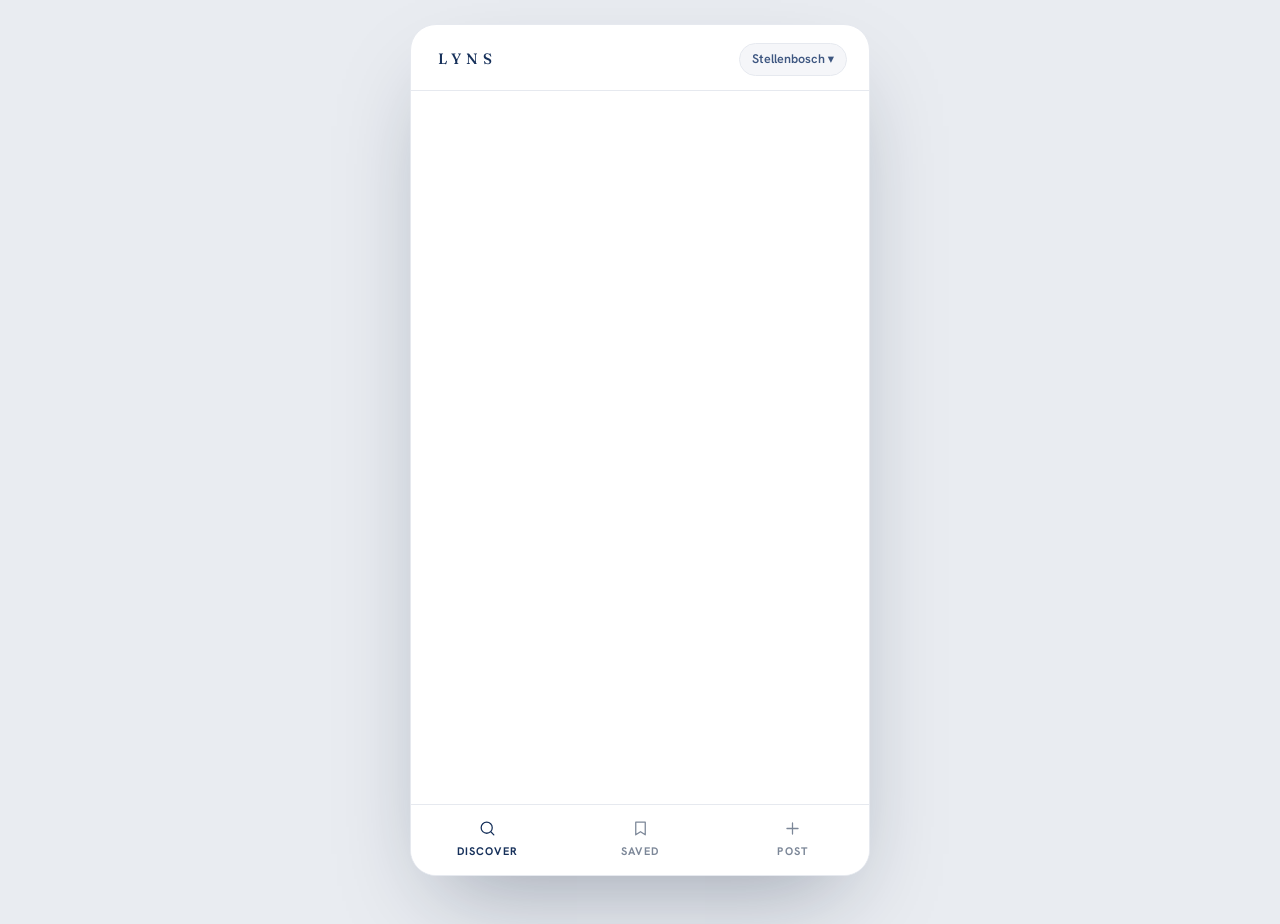
<file: index.html>
<!doctype html>
<html lang="en">
<head>
<meta charset="utf-8">
<meta name="viewport" content="width=device-width, initial-scale=1, maximum-scale=1, user-scalable=no, viewport-fit=cover">
<title>LYNS — what do you want to do?</title>
<meta name="description" content="Discover events and things to do around Stellenbosch. One calm place, no account needed.">
<link rel="manifest" href="/manifest.webmanifest">
<meta name="theme-color" content="#12233B">
<link rel="icon" href="/icons/favicon-32.png" sizes="32x32">
<link rel="apple-touch-icon" href="/icons/apple-touch-icon.png">
<meta name="apple-mobile-web-app-capable" content="yes">
<meta name="mobile-web-app-capable" content="yes">
<meta name="apple-mobile-web-app-status-bar-style" content="default">
<meta name="apple-mobile-web-app-title" content="LYNS">
<link rel="preconnect" href="https://fonts.googleapis.com">
<link rel="preconnect" href="https://fonts.gstatic.com" crossorigin>
<link rel="stylesheet" href="https://fonts.googleapis.com/css2?family=Fraunces:ital,opsz,wght@0,9..144,300..600;1,9..144,300..500&family=Hanken+Grotesk:wght@400;500;600;700&family=Instrument+Serif:ital@0;1&display=swap">
<link rel="stylesheet" href="/assets/styles.css">
</head>
<body>
<div class="app">
  <header class="topbar">
    <a class="brand" href="/">LYNS</a>
    <button class="loc" id="loc" type="button">Stellenbosch &#9662;</button>
  </header>

  <main class="scroll" id="view" aria-live="polite"></main>

  <nav class="tabbar" aria-label="Sections">
    <button class="tab active" data-tab="discover" type="button">
      <svg viewBox="0 0 24 24" fill="none" stroke="currentColor" stroke-width="1.6" stroke-linecap="round" stroke-linejoin="round"><circle cx="11" cy="11" r="7"/><path d="M20 20l-3.5-3.5"/></svg>
      Discover
    </button>
    <button class="tab" data-tab="saved" type="button">
      <svg viewBox="0 0 24 24" fill="none" stroke="currentColor" stroke-width="1.6" stroke-linecap="round" stroke-linejoin="round"><path d="M6 4h12v16l-6-4-6 4z"/></svg>
      Saved
    </button>
    <button class="tab" data-tab="post" type="button">
      <svg viewBox="0 0 24 24" fill="none" stroke="currentColor" stroke-width="1.6" stroke-linecap="round" stroke-linejoin="round"><path d="M12 5v14M5 12h14"/></svg>
      Post
    </button>
  </nav>
</div>
<div class="toast" id="toast" role="status"></div>

<script type="module" src="/assets/discover.js"></script>
<script src="/assets/pwa.js"></script>
</body>
</html>
</file>
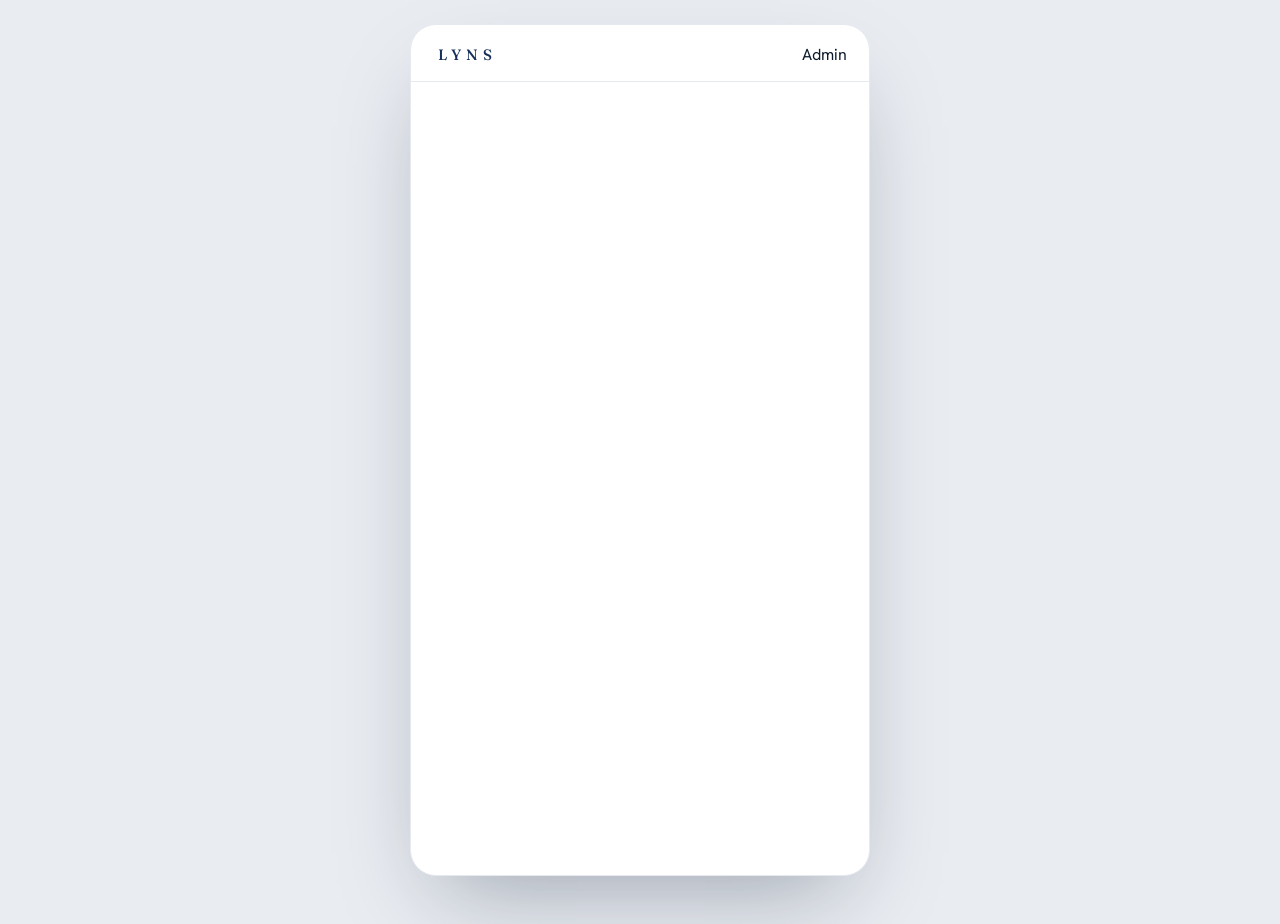
<file: admin.html>
<!doctype html>
<html lang="en">
<head>
<meta charset="utf-8">
<meta name="viewport" content="width=device-width, initial-scale=1, maximum-scale=1, user-scalable=no, viewport-fit=cover">
<title>LYNS admin</title>
<meta name="robots" content="noindex">
<meta name="theme-color" content="#12233B">
<link rel="icon" href="/icons/favicon-32.png" sizes="32x32">
<link rel="apple-touch-icon" href="/icons/apple-touch-icon.png">
<link rel="preconnect" href="https://fonts.googleapis.com">
<link rel="preconnect" href="https://fonts.gstatic.com" crossorigin>
<link rel="stylesheet" href="https://fonts.googleapis.com/css2?family=Fraunces:ital,opsz,wght@0,9..144,300..600;1,9..144,300..500&family=Hanken+Grotesk:wght@400;500;600;700&family=Instrument+Serif:ital@0;1&display=swap">
<link rel="stylesheet" href="/assets/styles.css">
</head>
<body>
<div class="app">
  <header class="topbar">
    <a class="brand" href="/">LYNS</a>
    <span class="mini-link">Admin</span>
  </header>
  <main class="scroll" id="view" aria-live="polite"></main>
  <nav class="tabbar" id="adminNav" aria-label="Admin sections" hidden>
    <button class="tab active" data-section="queue" type="button">
      <svg viewBox="0 0 24 24" fill="none" stroke="currentColor" stroke-width="1.6" stroke-linecap="round" stroke-linejoin="round"><path d="M4 6h16M4 12h16M4 18h10"/></svg>
      Queue
    </button>
    <button class="tab" data-section="live" type="button">
      <svg viewBox="0 0 24 24" fill="none" stroke="currentColor" stroke-width="1.6" stroke-linecap="round" stroke-linejoin="round"><circle cx="12" cy="12" r="8"/><path d="M12 8v4l3 2"/></svg>
      Live
    </button>
    <button class="tab" data-section="add" type="button">
      <svg viewBox="0 0 24 24" fill="none" stroke="currentColor" stroke-width="1.6" stroke-linecap="round" stroke-linejoin="round"><path d="M12 5v14M5 12h14"/></svg>
      Add
    </button>
  </nav>
</div>
<div class="toast" id="toast" role="status"></div>
<script type="module" src="/assets/admin.js"></script>
<script src="/assets/pwa.js"></script>
</body>
</html>
</file>
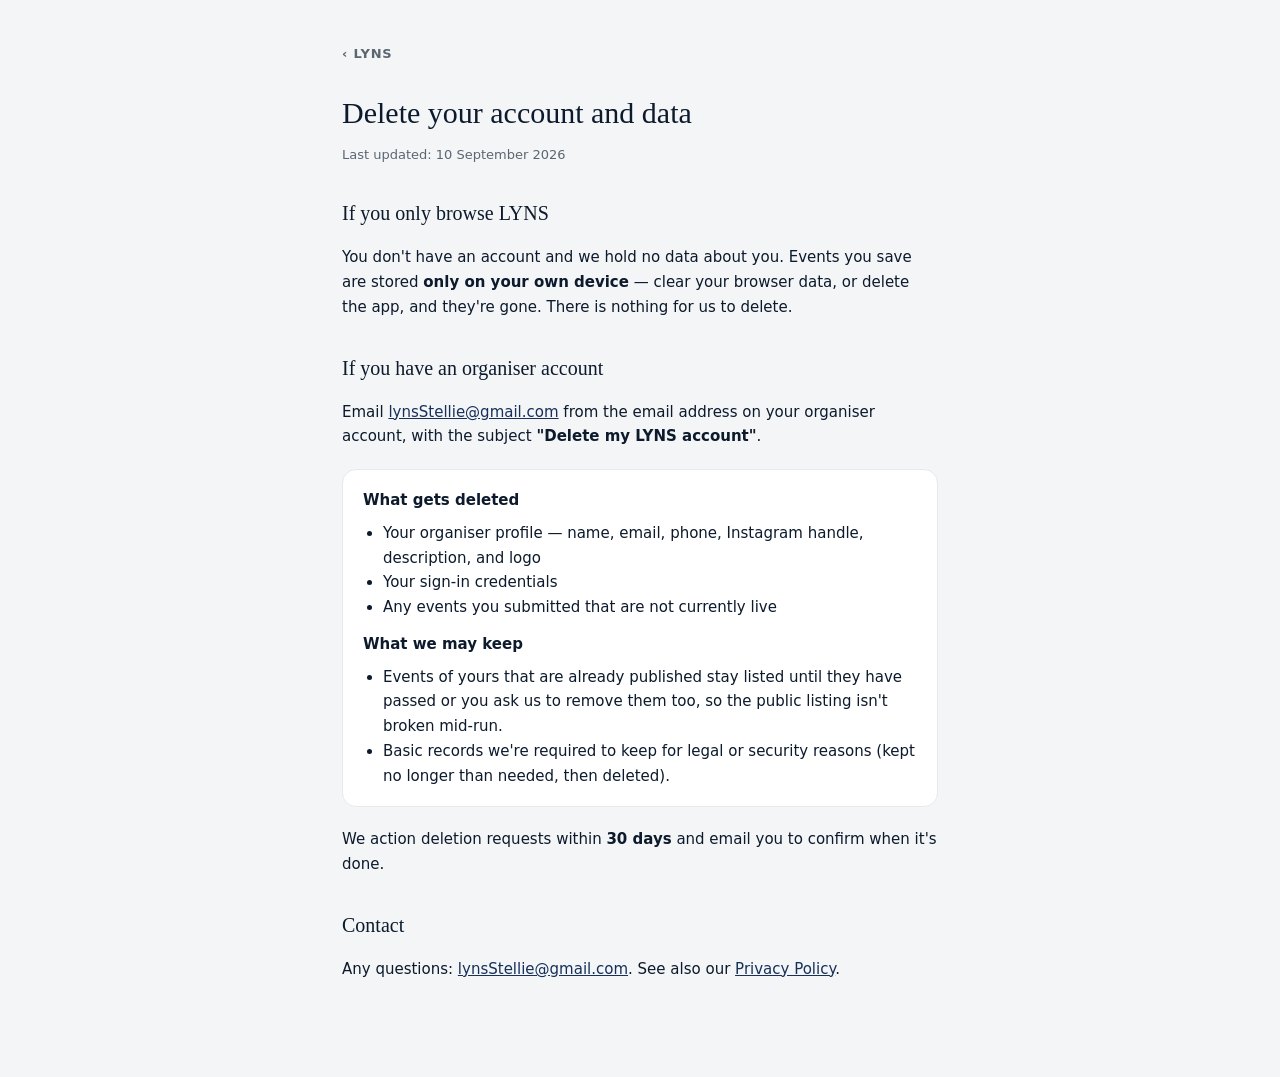
<file: delete-account.html>
<!doctype html>
<html lang="en">
<head>
<meta charset="utf-8">
<meta name="viewport" content="width=device-width, initial-scale=1">
<title>LYNS — Delete your account</title>
<meta name="theme-color" content="#12233B">
<link rel="icon" href="/icons/favicon-32.png" sizes="32x32">
<style>
  :root{color-scheme:light dark;
    --bg:#F4F5F7;--card:#fff;--ink:#0C1A2C;--muted:#5A6672;--line:#E6E9EF;--navy:#16305A}
  @media (prefers-color-scheme:dark){:root{
    --bg:#060B14;--card:#0C1726;--ink:#EEF2F8;--muted:#8DA3C4;--line:#20324C;--navy:#AFC4E4}}
  *{box-sizing:border-box}
  body{margin:0;background:var(--bg);color:var(--ink);line-height:1.65;
    font-family:system-ui,-apple-system,Segoe UI,Roboto,sans-serif}
  main{max-width:640px;margin:0 auto;padding:40px 22px 80px}
  h1{font-family:Georgia,"Times New Roman",serif;font-weight:400;font-size:30px;margin:0 0 6px}
  .updated{color:var(--muted);font-size:13px;margin-bottom:32px}
  h2{font-family:Georgia,serif;font-weight:400;font-size:20px;margin:32px 0 8px}
  p,li{font-size:15px;color:var(--ink)}
  ul{padding-left:20px}
  a{color:var(--navy)}
  strong{font-weight:600}
  .back{display:inline-block;margin-bottom:24px;font-size:13px;font-weight:700;
    letter-spacing:.06em;text-transform:uppercase;color:var(--muted);text-decoration:none}
  .box{background:var(--card);border:1px solid var(--line);border-radius:14px;padding:18px 20px;margin:20px 0}
</style>
</head>
<body>
<main>
  <a class="back" href="/">&lsaquo; LYNS</a>
  <h1>Delete your account and data</h1>
  <div class="updated">Last updated: 10 September 2026</div>

  <h2>If you only browse LYNS</h2>
  <p>You don't have an account and we hold no data about you. Events you save are
  stored <strong>only on your own device</strong> — clear your browser data, or delete the
  app, and they're gone. There is nothing for us to delete.</p>

  <h2>If you have an organiser account</h2>
  <p>Email <a href="mailto:lynsStellie@gmail.com?subject=Delete%20my%20LYNS%20account">lynsStellie@gmail.com</a>
  from the email address on your organiser account, with the subject
  <strong>"Delete my LYNS account"</strong>.</p>

  <div class="box">
    <p style="margin:0"><strong>What gets deleted</strong></p>
    <ul style="margin:8px 0 0">
      <li>Your organiser profile — name, email, phone, Instagram handle, description, and logo</li>
      <li>Your sign-in credentials</li>
      <li>Any events you submitted that are not currently live</li>
    </ul>
    <p style="margin:12px 0 0"><strong>What we may keep</strong></p>
    <ul style="margin:8px 0 0">
      <li>Events of yours that are already published stay listed until they have passed
      or you ask us to remove them too, so the public listing isn't broken mid-run.</li>
      <li>Basic records we're required to keep for legal or security reasons (kept no
      longer than needed, then deleted).</li>
    </ul>
  </div>

  <p>We action deletion requests within <strong>30 days</strong> and email you to confirm when it's done.</p>

  <h2>Contact</h2>
  <p>Any questions: <a href="mailto:lynsStellie@gmail.com">lynsStellie@gmail.com</a>.
  See also our <a href="/privacy">Privacy Policy</a>.</p>
</main>
</body>
</html>
</file>
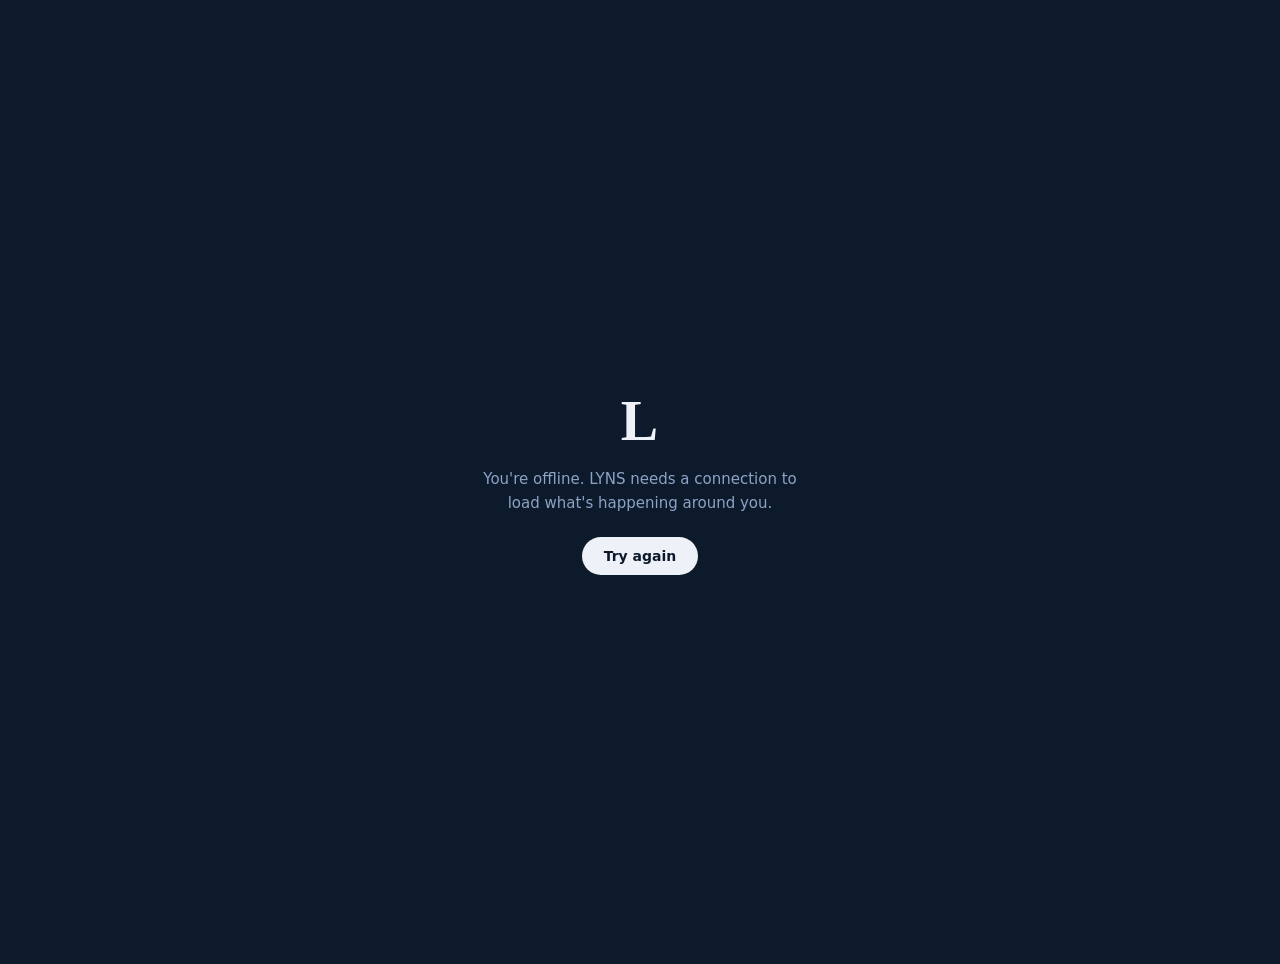
<file: offline.html>
<!doctype html>
<html lang="en">
<head>
<meta charset="utf-8">
<meta name="viewport" content="width=device-width, initial-scale=1">
<title>LYNS — offline</title>
<meta name="theme-color" content="#12233B">
<style>
  :root{color-scheme:light dark}
  body{margin:0;min-height:100vh;display:flex;flex-direction:column;align-items:center;
    justify-content:center;gap:14px;text-align:center;padding:32px;
    font-family:Georgia,"Times New Roman",serif;background:#0C1A2C;color:#EEF2F8}
  .mark{font-size:56px;font-weight:700;letter-spacing:.02em}
  p{font-family:system-ui,-apple-system,Segoe UI,Roboto,sans-serif;font-size:15px;
    line-height:1.6;color:#8DA3C4;max-width:22em;margin:0}
  button{font:inherit;font-family:system-ui,sans-serif;font-size:14px;font-weight:600;
    color:#0C1A2C;background:#EEF2F8;border:0;border-radius:999px;padding:11px 22px;
    margin-top:8px;cursor:pointer}
</style>
</head>
<body>
  <div class="mark">L</div>
  <p>You're offline. LYNS needs a connection to load what's happening around you.</p>
  <button onclick="location.reload()">Try again</button>
</body>
</html>
</file>
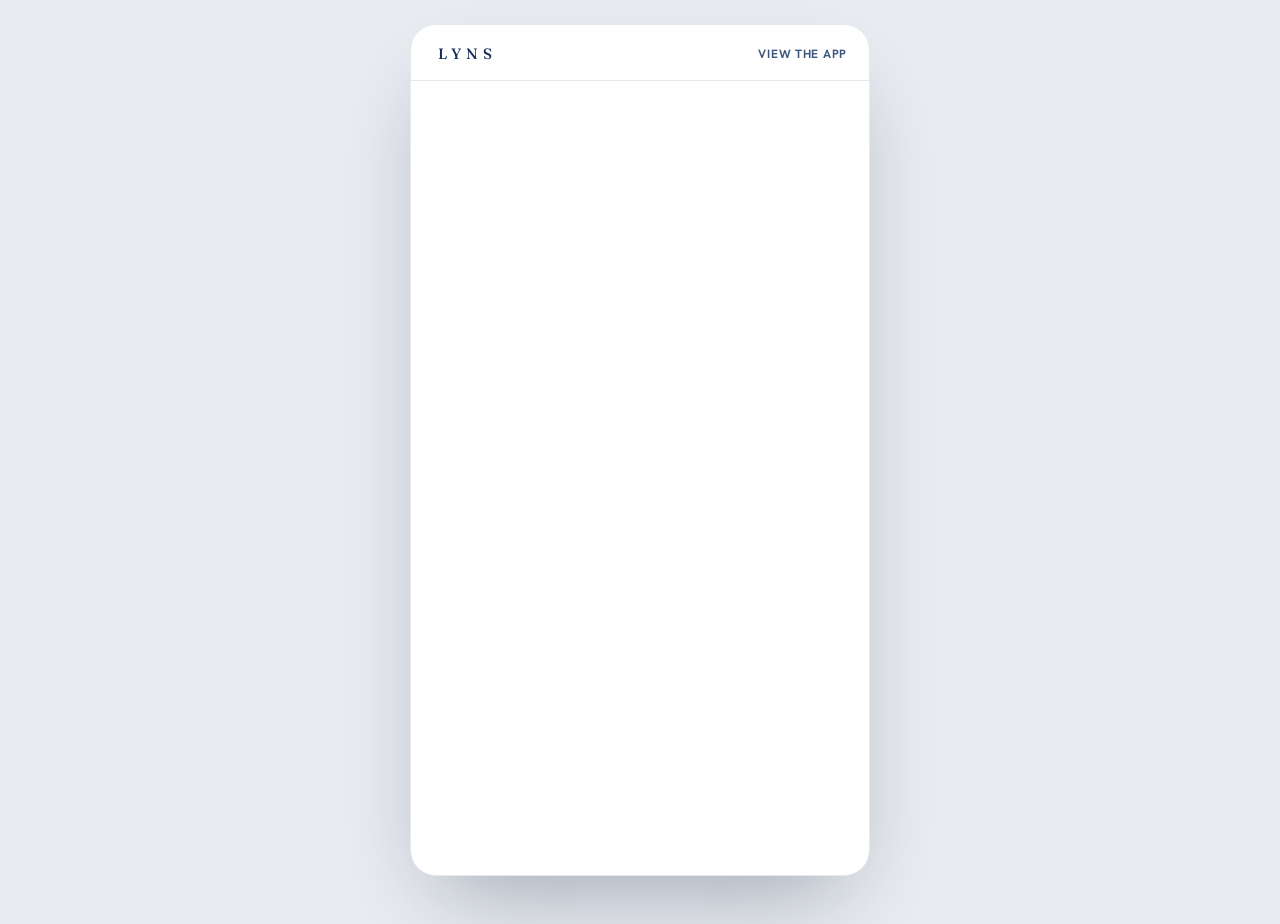
<file: organiser.html>
<!doctype html>
<html lang="en">
<head>
<meta charset="utf-8">
<meta name="viewport" content="width=device-width, initial-scale=1, maximum-scale=1, user-scalable=no, viewport-fit=cover">
<title>LYNS for organisers</title>
<meta name="description" content="Post your event to LYNS. Reviewed before it goes public.">
<link rel="manifest" href="/manifest.webmanifest">
<meta name="theme-color" content="#12233B">
<link rel="icon" href="/icons/favicon-32.png" sizes="32x32">
<link rel="apple-touch-icon" href="/icons/apple-touch-icon.png">
<meta name="apple-mobile-web-app-capable" content="yes">
<meta name="apple-mobile-web-app-title" content="LYNS">
<link rel="preconnect" href="https://fonts.googleapis.com">
<link rel="preconnect" href="https://fonts.gstatic.com" crossorigin>
<link rel="stylesheet" href="https://fonts.googleapis.com/css2?family=Fraunces:ital,opsz,wght@0,9..144,300..600;1,9..144,300..500&family=Hanken+Grotesk:wght@400;500;600;700&family=Instrument+Serif:ital@0;1&display=swap">
<link rel="stylesheet" href="/assets/styles.css">
</head>
<body>
<div class="app">
  <header class="topbar">
    <a class="brand" href="/">LYNS</a>
    <a class="mini-link" href="/">View the app</a>
  </header>
  <main class="scroll" id="view" aria-live="polite"></main>
</div>
<div class="toast" id="toast" role="status"></div>
<script type="module" src="/assets/organiser.js"></script>
<script src="/assets/pwa.js"></script>
</body>
</html>
</file>
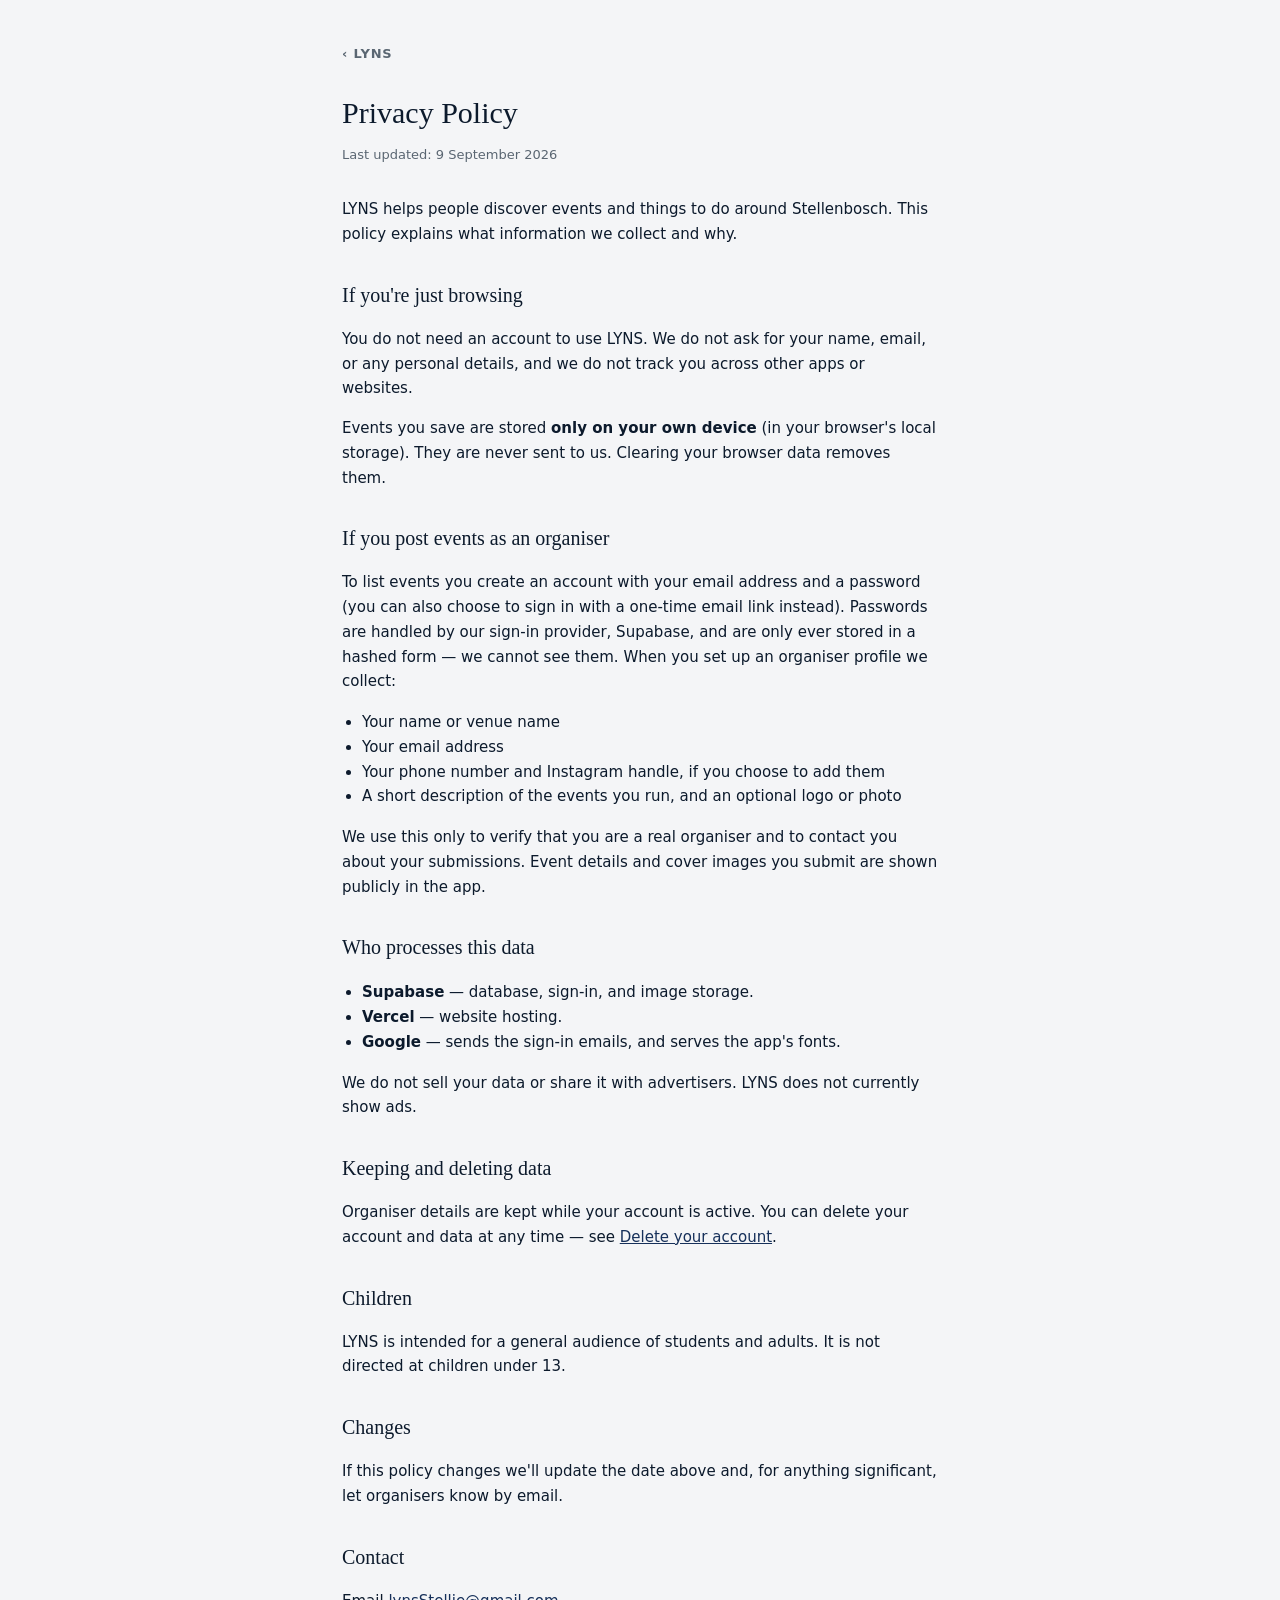
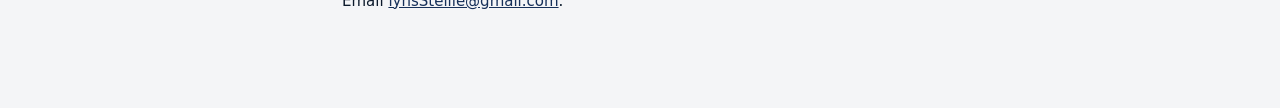
<file: privacy.html>
<!doctype html>
<html lang="en">
<head>
<meta charset="utf-8">
<meta name="viewport" content="width=device-width, initial-scale=1">
<title>LYNS — Privacy Policy</title>
<meta name="theme-color" content="#12233B">
<link rel="icon" href="/icons/favicon-32.png" sizes="32x32">
<style>
  :root{color-scheme:light dark;
    --bg:#F4F5F7;--card:#fff;--ink:#0C1A2C;--muted:#5A6672;--line:#E6E9EF;--navy:#16305A}
  @media (prefers-color-scheme:dark){:root{
    --bg:#060B14;--card:#0C1726;--ink:#EEF2F8;--muted:#8DA3C4;--line:#20324C;--navy:#AFC4E4}}
  *{box-sizing:border-box}
  body{margin:0;background:var(--bg);color:var(--ink);line-height:1.65;
    font-family:system-ui,-apple-system,Segoe UI,Roboto,sans-serif}
  main{max-width:640px;margin:0 auto;padding:40px 22px 80px}
  h1{font-family:Georgia,"Times New Roman",serif;font-weight:400;font-size:30px;margin:0 0 6px}
  .updated{color:var(--muted);font-size:13px;margin-bottom:32px}
  h2{font-family:Georgia,serif;font-weight:400;font-size:20px;margin:32px 0 8px}
  p,li{font-size:15px;color:var(--ink)}
  ul{padding-left:20px}
  a{color:var(--navy)}
  .back{display:inline-block;margin-bottom:24px;font-size:13px;font-weight:700;
    letter-spacing:.06em;text-transform:uppercase;color:var(--muted);text-decoration:none}
</style>
</head>
<body>
<main>
  <a class="back" href="/">&lsaquo; LYNS</a>
  <h1>Privacy Policy</h1>
  <div class="updated">Last updated: 9 September 2026</div>

  <p>LYNS helps people discover events and things to do around Stellenbosch. This policy
  explains what information we collect and why.</p>

  <h2>If you're just browsing</h2>
  <p>You do not need an account to use LYNS. We do not ask for your name, email, or any
  personal details, and we do not track you across other apps or websites.</p>
  <p>Events you save are stored <strong>only on your own device</strong> (in your browser's
  local storage). They are never sent to us. Clearing your browser data removes them.</p>

  <h2>If you post events as an organiser</h2>
  <p>To list events you create an account with your email address and a password (you can
  also choose to sign in with a one-time email link instead). Passwords are handled by our
  sign-in provider, Supabase, and are only ever stored in a hashed form &mdash; we cannot
  see them. When you set up an organiser profile we collect:</p>
  <ul>
    <li>Your name or venue name</li>
    <li>Your email address</li>
    <li>Your phone number and Instagram handle, if you choose to add them</li>
    <li>A short description of the events you run, and an optional logo or photo</li>
  </ul>
  <p>We use this only to verify that you are a real organiser and to contact you about
  your submissions. Event details and cover images you submit are shown publicly in the app.</p>

  <h2>Who processes this data</h2>
  <ul>
    <li><strong>Supabase</strong> &mdash; database, sign-in, and image storage.</li>
    <li><strong>Vercel</strong> &mdash; website hosting.</li>
    <li><strong>Google</strong> &mdash; sends the sign-in emails, and serves the app's fonts.</li>
  </ul>
  <p>We do not sell your data or share it with advertisers. LYNS does not currently show ads.</p>

  <h2>Keeping and deleting data</h2>
  <p>Organiser details are kept while your account is active. You can delete your account
  and data at any time &mdash; see <a href="/delete-account">Delete your account</a>.</p>

  <h2>Children</h2>
  <p>LYNS is intended for a general audience of students and adults. It is not directed at
  children under 13.</p>

  <h2>Changes</h2>
  <p>If this policy changes we'll update the date above and, for anything significant,
  let organisers know by email.</p>

  <h2>Contact</h2>
  <p>Email <a href="mailto:lynsStellie@gmail.com">lynsStellie@gmail.com</a>.</p>
</main>
</body>
</html>
</file>
<file: assets/styles.css>
/* ===========================================================================
   LYNS — shared styles (white + navy, Fraunces + Hanken Grotesk)
   =========================================================================== */
:root{
  --canvas:#E9ECF1;
  --paper:#FFFFFF;
  --recess:#F5F6F9;
  --ink:#0C1A2C;
  --navy:#16305A;
  --navy-2:#3D5680;
  --muted:#7C8798;
  --line:#E6E9EF;
  --gold:#A9863F;
  --btn-bg:#16305A;
  --btn-fg:#FFFFFF;
  --good:#2F7D57;
  --bad:#B23B3B;
  --ease:cubic-bezier(.16,1,.3,1);
}
@media (prefers-color-scheme:dark){
  :root{
    --canvas:#060B14;
    --paper:#0C1726;
    --recess:#111F33;
    --ink:#EEF2F8;
    --navy:#AFC4E4;
    --navy-2:#8DA3C4;
    --muted:#8291A6;
    --line:#20324C;
    --gold:#CBA765;
    --btn-bg:#CBA765;
    --btn-fg:#0C1726;
    --good:#6FBF95;
    --bad:#E58686;
  }
}

*{box-sizing:border-box;margin:0;padding:0}
html{-webkit-text-size-adjust:100%;height:100%}
body{
  background:var(--canvas);
  color:var(--ink);
  font-family:"Hanken Grotesk",system-ui,-apple-system,Segoe UI,Roboto,sans-serif;
  -webkit-font-smoothing:antialiased;
  line-height:1.5;
  min-height:100%;
  touch-action:manipulation;          /* no double-tap-to-zoom */
  -webkit-tap-highlight-color:transparent;
}

/* app shell: top bar + tab bar stay put, the feed scrolls. Body itself does
   not scroll (nothing overflows it), which avoids iOS keyboard/picker glitches
   without locking the body with overflow:hidden. */
.app{
  max-width:460px;
  margin:0 auto;
  height:100vh;
  height:100dvh;
  background:var(--paper);
  display:flex;
  flex-direction:column;
  position:relative;
}
@media (min-width:520px){
  .app{
    height:calc(100vh - 48px);
    height:calc(100dvh - 48px);
    margin:24px auto;
    border:1px solid var(--line);
    border-radius:26px;
    overflow:hidden;
    box-shadow:0 40px 90px -30px rgba(12,26,52,.35);
  }
}

.topbar{
  flex:0 0 auto;
  display:flex;align-items:center;justify-content:space-between;
  padding:18px 22px 14px;
  /* clear the notch / Dynamic Island when installed to the home screen */
  padding-top:calc(18px + env(safe-area-inset-top));
  padding-left:calc(22px + env(safe-area-inset-left));
  padding-right:calc(22px + env(safe-area-inset-right));
  border-bottom:1px solid var(--line);
}
.brand{
  font-family:"Fraunces",Georgia,serif;
  font-weight:500;font-size:15px;
  letter-spacing:.34em;text-indent:.34em;
  color:var(--navy);
  text-decoration:none;
}
.topbar .loc{
  border:1px solid var(--line);background:var(--recess);
  color:var(--navy-2);font:inherit;font-size:12.5px;font-weight:600;
  padding:6px 12px;border-radius:999px;cursor:pointer;
}
.topbar a.mini-link{
  font-size:12px;font-weight:700;letter-spacing:.06em;text-transform:uppercase;
  color:var(--navy-2);text-decoration:none;
}
.topbar a.mini-link:hover{color:var(--ink)}

.scroll{flex:1 1 auto;min-height:0;overflow-y:auto;overflow-x:hidden;
  -webkit-overflow-scrolling:touch;overscroll-behavior:contain}
/* on pages with no bottom tab bar, keep content off the home indicator */
.app:not(:has(.tabbar)) .scroll{padding-bottom:env(safe-area-inset-bottom)}

/* ---- hero ---- */
.hero{padding:32px 22px 18px}
.hero h1{
  font-family:"Instrument Serif","Fraunces",Georgia,serif;font-weight:400;
  font-size:clamp(34px,10vw,46px);line-height:1.06;letter-spacing:0;
  text-wrap:balance;color:var(--ink);
}
.hero h1 em{font-style:italic;color:var(--navy)}
.hero p{margin-top:12px;color:var(--muted);font-size:13.5px}

/* ---- search + chips (sticky filter bar) ---- */
.filterbar{position:sticky;top:0;z-index:5;background:var(--paper);border-bottom:1px solid var(--line)}
.searchrow{display:flex;align-items:center;gap:9px;padding:12px 22px 0;color:var(--muted)}
.searchrow svg{flex:0 0 auto}
.searchrow input{
  flex:1 1 auto;min-width:0;font:inherit;font-size:15px;color:var(--ink);
  background:var(--recess);border:1px solid var(--line);border-radius:999px;
  padding:10px 14px;-webkit-appearance:none;appearance:none}
.searchrow input::-webkit-search-cancel-button{-webkit-appearance:none}
.searchrow input::placeholder{color:var(--muted)}
.searchrow #searchClear{flex:0 0 auto;background:none;border:0;cursor:pointer;
  color:var(--muted);font-size:20px;line-height:1;padding:0 4px}
.searchrow #searchClear:hover{color:var(--ink)}

.chips{display:flex;gap:8px;overflow-x:auto;padding:12px 22px;scrollbar-width:none}
.chips::-webkit-scrollbar{display:none}
.chip{
  flex:0 0 auto;border:1px solid var(--line);background:var(--paper);
  color:var(--navy-2);font:inherit;font-size:12.5px;font-weight:600;
  padding:7px 14px;border-radius:999px;cursor:pointer;
  transition:background .2s var(--ease),color .2s var(--ease),border-color .2s var(--ease);
}
.chip[aria-pressed="true"]{background:var(--navy);border-color:var(--navy);color:var(--paper)}

.chip-select{appearance:none;-webkit-appearance:none;cursor:pointer;padding-right:26px;
  background-image:url("data:image/svg+xml,%3Csvg xmlns='http://www.w3.org/2000/svg' width='10' height='6' viewBox='0 0 10 6'%3E%3Cpath d='M1 1l4 4 4-4' fill='none' stroke='%237C8798' stroke-width='1.5' stroke-linecap='round'/%3E%3C/svg%3E");
  background-repeat:no-repeat;background-position:right 10px center}
.chip-select.on{border-color:var(--navy-2);color:var(--ink)}
.chip-select:focus{outline:2px solid var(--gold);outline-offset:2px}

/* ---- feed / cards ---- */
.feed{display:flex;flex-direction:column;gap:10px;padding:6px 20px 40px}
.card{position:relative;padding:12px 0;opacity:0;transform:translateY(10px);
  transition:opacity .5s var(--ease),transform .5s var(--ease);
  transition-delay:calc(var(--i,0) * 40ms)}
.feed.ready .card{opacity:1;transform:none}
.card-head{width:100%;display:block;text-align:left;background:none;border:0;
  font:inherit;color:inherit;cursor:pointer;padding:0}
.card-media{width:100%;aspect-ratio:16 / 9;object-fit:cover;border-radius:14px;
  display:block;border:1px solid color-mix(in srgb,var(--ink) 10%,transparent);background:var(--recess)}
.card-copy{padding:12px 4px 0}
.cat{display:block;font-size:11px;font-weight:700;letter-spacing:.16em;
  text-transform:uppercase;color:var(--muted);margin-bottom:8px}
.cat .recur{color:var(--gold)}
.cat .res{color:var(--navy-2)}
.card-title{display:block;font-family:"Fraunces",Georgia,serif;font-weight:400;
  font-size:23px;line-height:1.22;color:var(--ink);letter-spacing:-.005em}
.card-sub{display:block;margin-top:7px;font-size:14.5px;color:var(--navy-2)}
.bkm{position:absolute;top:12px;right:12px;width:38px;height:38px;display:grid;
  place-items:center;border:1px solid rgba(255,255,255,.18);border-radius:50%;
  cursor:pointer;color:#fff;background:rgba(9,15,26,.42);
  -webkit-backdrop-filter:blur(6px);backdrop-filter:blur(6px)}
.bkm.on{color:var(--gold);background:rgba(9,15,26,.55)}
.bkm svg{width:16px;height:16px;display:block}
.bkm .fill{opacity:0}
.bkm.on .fill{opacity:1}
.bkm.on .stroke{opacity:0}
.card-body{display:grid;grid-template-rows:0fr;transition:grid-template-rows .5s var(--ease)}
.card.open .card-body{grid-template-rows:1fr}
.card-body>div{overflow:hidden}
.card-body-inner{padding:16px 4px 4px}
.blurb{color:var(--navy-2);font-size:15.5px;line-height:1.6;max-width:36em}
.facts{display:flex;flex-wrap:wrap;gap:16px 26px;margin:16px 0 18px}
.facts div{display:flex;flex-direction:column;gap:3px}
.facts dt{font-size:10px;font-weight:700;letter-spacing:.14em;text-transform:uppercase;color:var(--muted)}
.facts dd{font-size:14.5px;color:var(--ink);font-weight:500}
.actions{display:flex;gap:10px;flex-wrap:wrap;align-items:center}

/* ---- buttons ---- */
.btn{font:inherit;font-size:13px;font-weight:600;padding:10px 18px;border-radius:999px;
  border:1px solid transparent;cursor:pointer;text-decoration:none;display:inline-block;
  transition:transform .15s var(--ease),opacity .2s;text-align:center}
.btn:active{transform:scale(.97)}
.btn:disabled{opacity:.5;cursor:not-allowed}
.btn.solid{background:var(--btn-bg);color:var(--btn-fg)}
.btn.line{background:none;border-color:var(--line);color:var(--navy-2)}
.btn.line:hover{border-color:var(--navy-2);color:var(--ink)}
.btn.ghost{color:var(--muted);cursor:default;padding-left:4px}
.btn.danger{background:none;border-color:var(--line);color:var(--bad)}
.btn.mini{padding:8px 15px;font-size:12px}
.btn.block{display:block;width:100%}

/* ---- generic view header ---- */
.view-head{padding:28px 22px 6px}
.view-head h1{font-family:"Fraunces",Georgia,serif;font-weight:300;font-size:29px;color:var(--ink)}
.view-head p{margin-top:8px;color:var(--muted);font-size:13px}
.back{background:none;border:0;cursor:pointer;font:inherit;font-size:12px;font-weight:700;
  letter-spacing:.08em;text-transform:uppercase;color:var(--navy-2);padding:0 0 12px}
.back:hover{color:var(--ink)}
.subhead{padding:22px 22px 4px;font-size:10.5px;font-weight:700;letter-spacing:.15em;
  text-transform:uppercase;color:var(--muted)}

/* ---- empty / notice ---- */
.empty{text-align:center;padding:60px 40px;color:var(--muted)}
.empty .mark{width:40px;height:40px;margin:0 auto 18px;display:grid;place-items:center;
  border:1px solid var(--line);border-radius:50%;color:var(--navy-2)}
.empty h2{font-family:"Fraunces",Georgia,serif;font-weight:400;font-size:19px;color:var(--ink);margin-bottom:8px}
.empty p{font-size:13.5px;line-height:1.6;max-width:27em;margin:0 auto}
.notice{margin:16px 22px;padding:14px 16px;border:1px solid var(--line);border-radius:14px;
  background:var(--recess);font-size:13px;line-height:1.55;color:var(--navy-2)}
.notice.good{border-color:color-mix(in srgb,var(--good) 40%,var(--line));color:var(--good)}
.notice.bad{border-color:color-mix(in srgb,var(--bad) 40%,var(--line));color:var(--bad)}

/* ---- forms ---- */
form.stack{padding:20px 22px 40px;display:flex;flex-direction:column;gap:16px}
.field{display:flex;flex-direction:column;gap:6px}
.field>label{font-size:10.5px;font-weight:700;letter-spacing:.14em;text-transform:uppercase;color:var(--muted)}
/* base box for every field control. font-size >=16px stops iOS zoom-on-focus. */
.field input,.field select,.field textarea{
  font:inherit;font-size:16px;color:var(--ink);background:var(--recess);
  border:1px solid var(--line);border-radius:12px;padding:12px 13px;width:100%;min-height:48px}
/* strip native chrome ONLY on text inputs, selects, textareas.
   Date/time inputs keep their native rendering — appearance:none breaks the iOS picker. */
.field input:not([type="date"]):not([type="time"]),
.field select,.field textarea{-webkit-appearance:none;appearance:none}
.field input[type="date"],.field input[type="time"]{text-align:left}
.field input[type="date"]::-webkit-date-and-time-value{text-align:left;margin:0}
.field select{
  background-image:url("data:image/svg+xml,%3Csvg xmlns='http://www.w3.org/2000/svg' width='10' height='6' viewBox='0 0 10 6'%3E%3Cpath d='M1 1l4 4 4-4' fill='none' stroke='%237C8798' stroke-width='1.5' stroke-linecap='round'/%3E%3C/svg%3E");
  background-repeat:no-repeat;background-position:right 14px center;padding-right:32px}
.field textarea{resize:vertical;min-height:80px;line-height:1.5}
.field .hint{font-size:11.5px;color:var(--muted)}
.date3{display:grid;grid-template-columns:1fr 1.4fr 1fr;gap:8px}
.date3 select{min-width:0}
.row2{display:grid;grid-template-columns:1fr 1fr;gap:12px}

.visually-hidden{position:absolute;width:1px;height:1px;padding:0;margin:-1px;overflow:hidden;
  clip:rect(0 0 0 0);white-space:nowrap;border:0}
.photo-drop{position:relative;border:1.5px dashed var(--line);border-radius:14px;
  background:var(--recess);min-height:148px;cursor:pointer;overflow:hidden;
  display:flex;align-items:center;justify-content:center;text-align:center}
.photo-drop:hover{border-color:var(--navy-2)}
.photo-drop.has-photo{border-style:solid;min-height:0}
.photo-drop-inner{padding:20px;font-size:13px;font-weight:600;color:var(--navy-2);line-height:1.5}
.photo-drop-inner small{font-weight:400;color:var(--muted)}
.photo-drop.has-photo .photo-drop-inner{display:none}
.photo-drop img{width:100%;display:block;object-fit:cover;max-height:220px}
.link-btn{align-self:flex-start;background:none;border:0;padding:0;cursor:pointer;
  font:inherit;font-size:12px;font-weight:700;color:var(--navy-2);text-decoration:underline}
.link-btn:hover{color:var(--ink)}
/* Free / Ticketed toggle — big tap targets */
.segmented{display:grid;grid-template-columns:1fr 1fr;gap:6px;
  background:var(--recess);border:1px solid var(--line);border-radius:12px;padding:4px}
.seg{appearance:none;-webkit-appearance:none;border:0;background:none;cursor:pointer;
  font:inherit;font-size:15px;font-weight:600;color:var(--navy-2);
  padding:12px 8px;border-radius:9px;min-height:46px;transition:background .15s,color .15s}
.seg.is-on{background:var(--navy);color:var(--paper)}
.seg:active{transform:none}
.rand{display:flex;align-items:center;gap:8px;margin-top:10px}
.rand>span{font-size:16px;font-weight:600;color:var(--navy-2)}
.rand input{max-width:160px}
.rand[hidden]{display:none}

input:focus-visible,select:focus-visible,textarea:focus-visible,
.btn:focus-visible,.chip:focus-visible,.tab:focus-visible,.back:focus-visible,
a:focus-visible,button:focus-visible{outline:2px solid var(--gold);outline-offset:2px}

/* ---- admin / organiser queue rows ---- */
.qlist{padding:4px 22px 30px}
.qitem{display:grid;grid-template-columns:60px 1fr;gap:14px;padding:16px 0;border-bottom:1px solid var(--line)}
.qitem img{width:60px;height:60px;border-radius:12px;object-fit:cover;border:1px solid var(--line)}
.qitem .q-cat{font-size:10px;font-weight:700;letter-spacing:.14em;text-transform:uppercase;color:var(--muted)}
.qitem .q-title{font-family:"Fraunces",Georgia,serif;font-size:16px;color:var(--ink);margin:3px 0 2px}
.qitem .q-meta{font-size:12.5px;color:var(--navy-2)}
.qitem .q-actions{grid-column:1 / -1;display:flex;gap:8px;flex-wrap:wrap;margin-top:8px}
.q-live{color:var(--good);font-weight:700}
.tag-bad{color:var(--bad);font-weight:700}
.tag-pending{color:var(--gold);font-weight:700}
.q-plain{padding:14px 0;font-size:13px;color:var(--muted)}
.status-pill{display:inline-block;font-size:10.5px;font-weight:700;letter-spacing:.08em;
  text-transform:uppercase;padding:3px 9px;border-radius:999px;border:1px solid var(--line);color:var(--navy-2)}
.status-pill.approved{color:var(--good);border-color:color-mix(in srgb,var(--good) 40%,var(--line))}
.status-pill.declined{color:var(--bad);border-color:color-mix(in srgb,var(--bad) 40%,var(--line))}
.status-pill.pending{color:var(--gold);border-color:color-mix(in srgb,var(--gold) 45%,var(--line))}

/* ---- tab bar ---- */
.tabbar{flex:0 0 auto;display:flex;border-top:1px solid var(--line);background:var(--paper);
  padding-bottom:env(safe-area-inset-bottom)}
/* class display:flex would otherwise override the `hidden` attribute */
.tabbar[hidden]{display:none}
.tab{flex:1;background:none;border:0;font:inherit;font-size:11px;font-weight:700;
  letter-spacing:.1em;text-transform:uppercase;color:var(--muted);padding:14px 0 16px;
  cursor:pointer;display:flex;flex-direction:column;align-items:center;gap:5px;text-decoration:none}
.tab svg{width:19px;height:19px}
.tab[aria-selected="true"],.tab.active{color:var(--navy)}

/* ---- toast ---- */
.toast{position:fixed;left:50%;bottom:26px;transform:translate(-50%,16px);
  background:var(--ink);color:var(--paper);font-size:12.5px;font-weight:500;
  padding:10px 16px;border-radius:999px;opacity:0;pointer-events:none;
  transition:opacity .3s var(--ease),transform .3s var(--ease);max-width:80vw;text-align:center;z-index:50}
.toast.show{opacity:1;transform:translate(-50%,0)}
@media (prefers-color-scheme:dark){.toast{border:1px solid var(--line)}}

.center-wrap{padding:60px 26px;display:flex;flex-direction:column;gap:16px;align-items:flex-start}
.center-wrap h1{font-family:"Fraunces",Georgia,serif;font-weight:300;font-size:28px;color:var(--ink)}
.center-wrap p{color:var(--navy-2);font-size:14px;line-height:1.6}
.center-wrap form{width:100%;display:flex;flex-direction:column;gap:12px}
.muted-row{font-size:12px;color:var(--muted);display:flex;gap:12px;flex-wrap:wrap;align-items:center}
.muted-row button{background:none;border:0;color:var(--navy-2);font:inherit;font-size:12px;
  font-weight:700;text-decoration:underline;cursor:pointer}

@media (prefers-reduced-motion:reduce){
  *{transition-duration:.01ms !important;animation-duration:.01ms !important}
  .card{opacity:1;transform:none}
}
</file>
